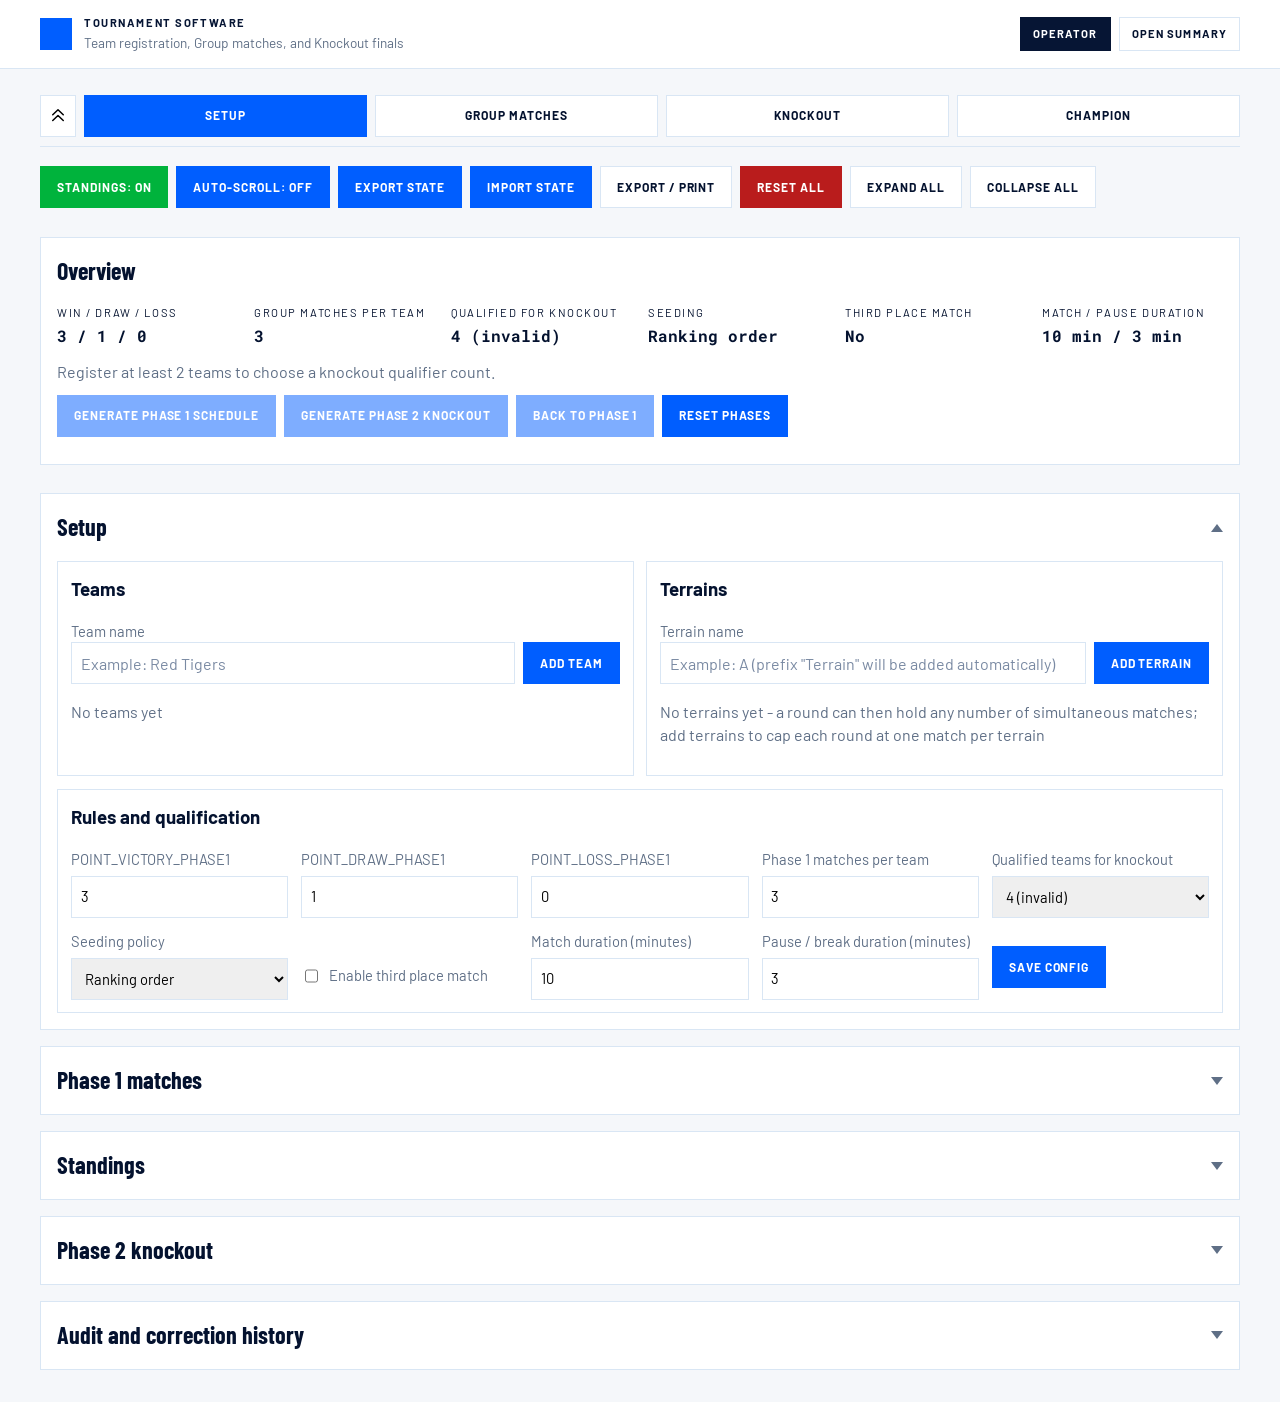
<file: index.html>
<!DOCTYPE html>
<html lang="en">
<head>
    <meta charset="UTF-8">
    <meta name="viewport" content="width=device-width, initial-scale=1.0">
    <title>Tournament Software</title>
    <link rel="icon" type="image/svg+xml" href="./assets/logo_charneux.svg">
    <link rel="stylesheet" href="./css/style.css">
    <link rel="stylesheet" href="./css/page-tournament.css">
    <link rel="stylesheet" href="./css/print.css">
</head>
<body>
    <header class="app-header">
        <div class="app-header-inner">
            <div class="app-brand">
                <div class="app-logo-square" aria-hidden="true"></div>
                <div>
                    <p class="app-brand-title text-label">Tournament Software</p>
                    <p class="app-brand-subtitle">Team registration, Group matches, and Knockout finals</p>
                </div>
            </div>
            <nav class="app-nav">
                <span class="app-nav-active">Operator</span>
                <a class="app-nav-link" href="./summary.html">Open Summary</a>
            </nav>
        </div>
    </header>

    <main class="app-main" id="app-root">
        <div class="progress-bar" id="progress-bar"></div>

        <div class="operator-toolbar">
            <button id="btn-toggle-summary-standings" type="button" class="secondary toggle-on">Standings: ON</button>
            <button id="btn-toggle-summary-scroll" type="button" class="secondary toggle-off">Auto-scroll: OFF</button>
            <button id="btn-export-state" type="button">Export state</button>
            <button id="btn-import-state" type="button">Import state</button>
            <button id="btn-export-print" type="button" class="secondary">Export / Print</button>
            <button id="btn-reset-state" type="button" class="danger">Reset all</button>
            <button id="btn-expand-all" type="button" class="secondary">Expand all</button>
            <button id="btn-collapse-all" type="button" class="secondary">Collapse all</button>
        </div>

        <div class="panel export-print-panel" id="export-print-panel" hidden>
            <div class="grid-4">
                <label>
                    Content
                    <select id="export-print-content">
                        <option value="phase">Current phase</option>
                        <option value="standings">Standings table</option>
                    </select>
                </label>
                <label>
                    Paper size
                    <select id="export-print-paper">
                        <option value="A0">A0</option>
                        <option value="A1">A1</option>
                        <option value="A2">A2</option>
                        <option value="A3">A3</option>
                        <option value="A4" selected>A4</option>
                        <option value="A5">A5</option>
                    </select>
                </label>
                <button id="btn-export-print-generate" type="button">Print</button>
            </div>
        </div>

        <div class="card overview-card">
            <h2>Overview</h2>
            <div id="config-overview"></div>
            <div id="qualified-count-message" class="muted" role="status" hidden></div>
            <div class="button-row">
                <button id="btn-generate-phase1" type="button">Generate phase 1 schedule</button>
                <button id="btn-start-knockout" type="button">Generate phase 2 knockout</button>
                <button id="btn-back-to-phase1" type="button">Back to phase 1</button>
                <button id="btn-reset-phases" type="button">Reset phases</button>
            </div>
        </div>

        <details class="card" id="section-setup" data-section="setup">
            <summary class="card-summary">
                <h2 id="setup-title">Setup</h2>
                <span class="chevron" aria-hidden="true"></span>
            </summary>
            <div class="card-body">
            <div class="grid-2">
                <div class="panel">
                    <h3>Teams</h3>
                    <form id="form-add-team">
                        <label for="team-name">Team name</label>
                        <div class="inline-form">
                            <input id="team-name" name="team-name" type="text" maxlength="60" placeholder="Example: Red Tigers" autocomplete="organization" required>
                            <button type="submit">Add team</button>
                        </div>
                    </form>
                    <div id="teams-list"></div>
                </div>

                <div class="panel">
                    <h3>Terrains</h3>
                    <form id="form-add-terrain">
                        <label for="terrain-name">Terrain name</label>
                        <div class="inline-form">
                            <input id="terrain-name" name="terrain-name" type="text" maxlength="60" placeholder="Example: A (prefix &quot;Terrain&quot; will be added automatically)" autocomplete="off" required>
                            <button type="submit">Add terrain</button>
                        </div>
                    </form>
                    <div id="terrains-list"></div>
                </div>
            </div>

            <div class="panel">
                <h3>Rules and qualification</h3>
                <form id="form-config" class="grid-4">
                    <label>
                        POINT_VICTORY_PHASE1
                        <input id="cfg-win" type="number" step="1" min="0" placeholder="e.g. 3" required>
                    </label>
                    <label>
                        POINT_DRAW_PHASE1
                        <input id="cfg-draw" type="number" step="1" min="0" placeholder="e.g. 1" required>
                    </label>
                    <label>
                        POINT_LOSS_PHASE1
                        <input id="cfg-loss" type="number" step="1" min="0" placeholder="e.g. 0" required>
                    </label>
                    <label>
                        Phase 1 matches per team
                        <input id="cfg-phase1-matches" type="number" step="1" min="1" placeholder="e.g. 5" required>
                    </label>
                    <label>
                        Qualified teams for knockout
                        <select id="cfg-qualified" required></select>
                    </label>
                    <label>
                        Seeding policy
                        <select id="cfg-seeding">
                            <option value="ranking">Ranking order</option>
                            <option value="random">Randomized</option>
                        </select>
                    </label>
                    <label class="checkbox-line">
                        <input id="cfg-third-place" type="checkbox">
                        Enable third place match
                    </label>
                    <label>
                        Match duration (minutes)
                        <input id="cfg-match-duration" type="number" step="1" min="1" placeholder="e.g. 10" required>
                    </label>
                    <label>
                        Pause / break duration (minutes)
                        <input id="cfg-pause-duration" type="number" step="1" min="1" placeholder="e.g. 3" required>
                    </label>
                    <div class="button-row">
                        <button type="submit">Save config</button>
                    </div>
                </form>
            </div>
            </div>
        </details>

        <details class="card" id="section-phase1" data-section="phase1">
            <summary class="card-summary">
                <h2 id="phase1-title">Phase 1 matches</h2>
                <span class="chevron" aria-hidden="true"></span>
            </summary>
            <div class="card-body">
            <div id="phase1-summary"></div>
            <div id="phase1-matches"></div>
            </div>
        </details>

        <details class="card" id="section-standings" data-section="standings">
            <summary class="card-summary">
                <h2 id="standings-title">Standings</h2>
                <span class="chevron" aria-hidden="true"></span>
            </summary>
            <div class="card-body">
            <div id="phase1-standings"></div>
            </div>
        </details>

        <details class="card" id="section-knockout" data-section="knockout">
            <summary class="card-summary">
                <h2 id="knockout-title">Phase 2 knockout</h2>
                <span class="chevron" aria-hidden="true"></span>
            </summary>
            <div class="card-body">
            <div id="knockout-summary"></div>
            <div id="knockout-rounds"></div>
            <div id="third-place-block"></div>
            <div id="champion-block"></div>
            </div>
        </details>

        <details class="card" id="section-audit" data-section="audit">
            <summary class="card-summary">
                <h2>Audit and correction history</h2>
                <span class="chevron" aria-hidden="true"></span>
            </summary>
            <div class="card-body">
            <div id="audit-log"></div>
            </div>
        </details>
    </main>

    <div id="print-root" aria-hidden="true"></div>

    <input id="import-state-input" type="file" accept="application/json" hidden>

    <script src="./js/state.js"></script>
    <script src="./js/timer.js"></script>
    <script src="./js/rules.js"></script>
    <script src="./js/scheduler.js"></script>
    <script src="./js/bracket.js"></script>
    <script src="./js/actions.js"></script>
    <script src="./js/render.js"></script>
    <script src="./js/main.js"></script>
</body>
</html>
</file>
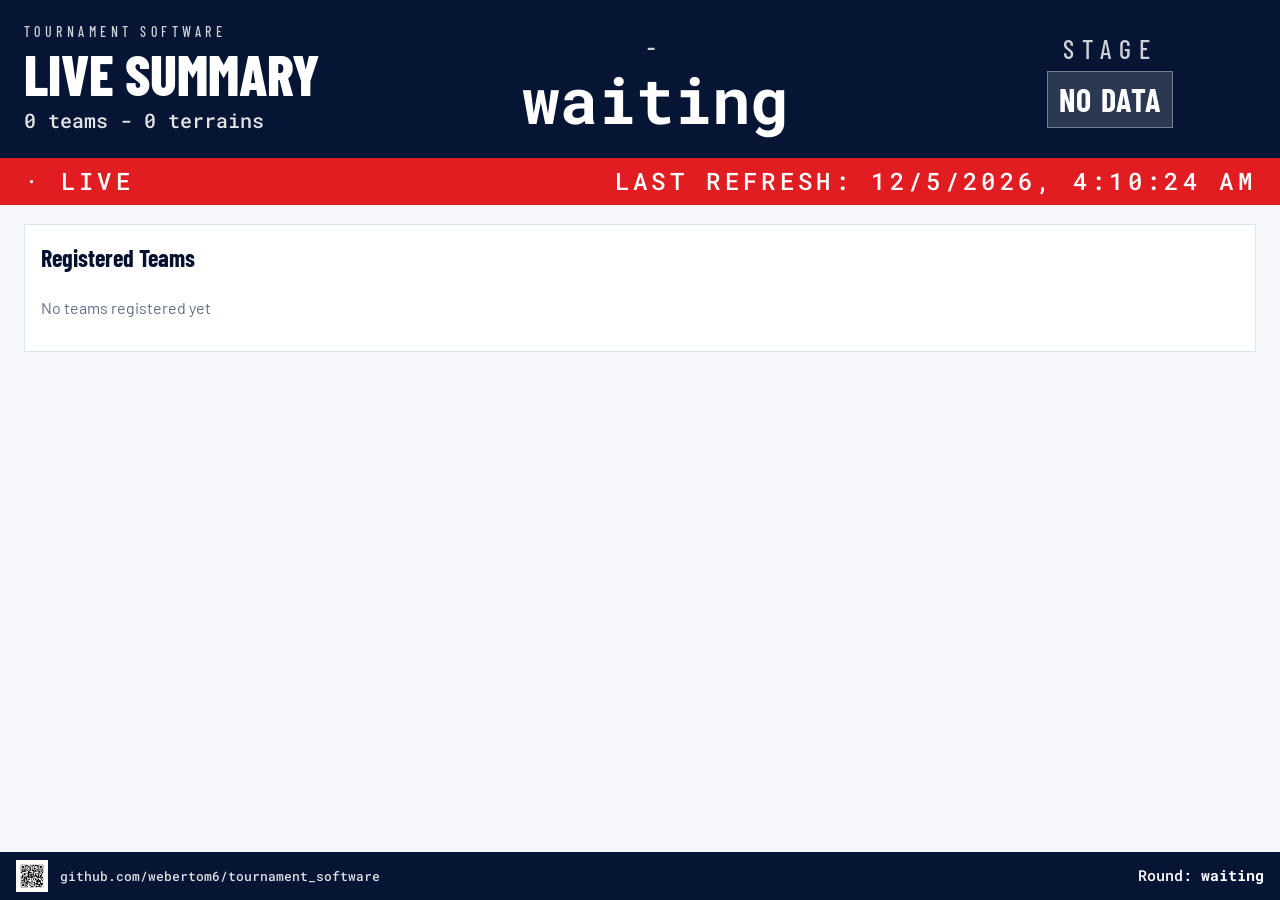
<file: summary.html>
<!DOCTYPE html>
<html lang="en">
<head>
    <meta charset="UTF-8">
    <meta name="viewport" content="width=device-width, initial-scale=1.0">
    <title>Tournament Summary</title>
    <link rel="icon" type="image/svg+xml" href="./assets/logo_charneux.svg">
    <link rel="stylesheet" href="./css/style.css">
    <link rel="stylesheet" href="./css/page-summary.css">
</head>
<body>
    <header class="summary-top-shell">
        <div class="summary-top-main">
            <div>
                <p class="summary-brand-small text-display">Tournament Software</p>
                <h1 class="summary-brand-title text-display">Live Summary</h1>
                <p id="summary-meta" class="summary-brand-meta text-mono">-</p>
            </div>
            <div class="summary-clock-wrap">
                <p id="summary-clock-label" class="summary-clock-label text-display">Round</p>
                <p id="summary-round-clock" class="summary-clock-value text-mono js-round-clock">--:--</p>
            </div>
            <div class="summary-clock-wrap">
                <p class="summary-clock-label text-display">Stage</p>
                <span id="summary-stage-pill" class="summary-stage-pill text-display">Setup</span>
            </div>
        </div>
        <div class="summary-live-strip">
            <div class="summary-live-inner">
                <p class="summary-live-left text-mono">· Live</p>
                <p id="summary-last-update" class="summary-live-right text-mono"></p>
            </div>
        </div>
    </header>

    <main class="summary-main">
        <section id="view-setup" class="summary-card" aria-labelledby="setup-title" hidden>
            <h2 id="setup-title">Registered Teams</h2>
            <div id="summary-teams-setup"></div>
        </section>

        <section id="view-phase1" class="summary-phase1-layout" hidden>
            <div class="summary-card summary-matches-card" aria-labelledby="phase1-title">
                <div class="summary-card-head">
                    <h2 id="phase1-title">Phase 1 - current round</h2>
                </div>
                <div id="summary-phase1"></div>
            </div>
            <div class="summary-card summary-standings-card" aria-labelledby="standings-title">
                <h2 id="standings-title">Standings</h2>
                <div id="summary-standings"></div>
            </div>
        </section>

        <section id="view-knockout" class="summary-card summary-card--bracket" aria-labelledby="knockout-title" hidden>
            <h2 id="knockout-title">Knockout</h2>
            <div id="summary-champion"></div>
            <div id="summary-bracket"></div>
        </section>
    </main>

    <footer class="summary-footer">
        <img class="summary-footer-qr" src="./assets/qr-repo.png" alt="scan to open the project repository">
        <span class="summary-footer-credit text-mono">github.com/webertom6/tournament_software</span>
        <span class="summary-footer-remaining text-mono">Round: <strong class="js-round-clock">--:--</strong></span>
    </footer>

    <script src="./js/rules.js"></script>
    <script src="./js/bracket.js"></script>
    <script src="./js/timer.js"></script>
    <script src="./js/summary.js"></script>
</body>
</html>
</file>
<file: css/style.css>
@font-face {
    font-family: "Barlow";
    src: url("../assets/fonts/barlow/Barlow-Regular.ttf") format("truetype");
    font-style: normal;
    font-weight: 400;
    font-display: swap;
}

@font-face {
    font-family: "Barlow";
    src: url("../assets/fonts/barlow/Barlow-Medium.ttf") format("truetype");
    font-style: normal;
    font-weight: 500;
    font-display: swap;
}

@font-face {
    font-family: "Barlow";
    src: url("../assets/fonts/barlow/Barlow-SemiBold.ttf") format("truetype");
    font-style: normal;
    font-weight: 600;
    font-display: swap;
}

@font-face {
    font-family: "Barlow";
    src: url("../assets/fonts/barlow/Barlow-Bold.ttf") format("truetype");
    font-style: normal;
    font-weight: 700;
    font-display: swap;
}

@font-face {
    font-family: "Barlow Condensed";
    src: url("../assets/fonts/barlow-condensed/BarlowCondensed-Medium.ttf") format("truetype");
    font-style: normal;
    font-weight: 500;
    font-display: swap;
}

@font-face {
    font-family: "Barlow Condensed";
    src: url("../assets/fonts/barlow-condensed/BarlowCondensed-SemiBold.ttf") format("truetype");
    font-style: normal;
    font-weight: 600;
    font-display: swap;
}

@font-face {
    font-family: "Barlow Condensed";
    src: url("../assets/fonts/barlow-condensed/BarlowCondensed-Bold.ttf") format("truetype");
    font-style: normal;
    font-weight: 700;
    font-display: swap;
}

@font-face {
    font-family: "Barlow Condensed";
    src: url("../assets/fonts/barlow-condensed/BarlowCondensed-ExtraBold.ttf") format("truetype");
    font-style: normal;
    font-weight: 800;
    font-display: swap;
}

@font-face {
    font-family: "Roboto Mono";
    src: url("../assets/fonts/roboto-mono/RobotoMono-Medium.ttf") format("truetype");
    font-style: normal;
    font-weight: 500;
    font-display: swap;
}

@font-face {
    font-family: "Roboto Mono";
    src: url("../assets/fonts/roboto-mono/RobotoMono-Bold.ttf") format("truetype");
    font-style: normal;
    font-weight: 700;
    font-display: swap;
}

:root {
    --font-body: "Barlow", system-ui, sans-serif;
    --font-display: "Barlow Condensed", sans-serif;
    --font-mono: "Roboto Mono", ui-monospace, SFMono-Regular, Menlo, monospace;
    --bg: #f5f7fa;
    --surface: #ffffff;
    --navy: #061534;
    --text: #04122f;
    --muted: #5f6f86;
    --brand: #005eff;
    --border: #d9e6f4;
    --ok: #00b33c;
    --warn: #b45309;
    --danger: #b91c1c;
    --red: #e11d22;
    --purple: #8b35ff;
    --qualified-bg: #d3f3de;
    --best-bg: #dcc8ff;
}

* {
    box-sizing: border-box;
}

[hidden] {
    display: none !important;
}

body {
    margin: 0;
    font-family: var(--font-body);
    background: var(--bg);
    color: var(--text);
    line-height: 1.45;
}

h1, h2, h3 {
    margin-top: 0;
}

.card h2,
.summary-card h2,
th {
    font-family: var(--font-display);
}

.text-display {
    font-family: var(--font-display);
}

.text-mono {
    font-family: var(--font-mono);
}

.text-label {
    text-transform: uppercase;
    letter-spacing: 0.14em;
    font-size: 0.7rem;
}

button,
input,
select {
    font: inherit;
    min-height: 42px;
    border-radius: 0;
}

button {
    cursor: pointer;
    border: 1px solid var(--brand);
    background: var(--brand);
    color: #fff;
    padding: 0.65rem 1rem;
    font-size: 0.75rem;
    font-weight: 700;
    letter-spacing: 0.08em;
    text-transform: uppercase;
}

button:not(:disabled):hover {
    filter: brightness(0.88);
}

button:not(:disabled):active {
    filter: brightness(0.75);
    transform: scale(0.97);
}

button.secondary {
    background: #fff;
    border-color: var(--border);
    color: var(--text);
}

button.secondary.toggle-on {
    background: var(--ok);
    border-color: var(--ok);
    color: #fff;
}

button.secondary.toggle-off {
    background: var(--brand);
    border-color: var(--brand);
    color: #fff;
}

button.important {
    background: var(--red);
    border-color: var(--red);
}

button.danger {
    background: var(--danger);
    border-color: var(--danger);
}

button.reopen {
    background: rgba(139, 53, 255, 0.12);
    border-color: rgba(139, 53, 255, 0.4);
    color: var(--purple);
}

button.timer-action {
    background: rgba(180, 83, 9, 0.12);
    border-color: rgba(180, 83, 9, 0.4);
    color: var(--warn);
}

/* keep the pause/resume row the same height regardless of which button (or none) is shown */
.match-timer button {
    min-height: 0;
    padding: 0.3rem 0.55rem;
    font-size: 0.7rem;
}

button:disabled {
    opacity: 0.5;
    cursor: not-allowed;
}

input:disabled,
select:disabled {
    opacity: 0.5;
    cursor: not-allowed;
    background: #eef1f6;
}

input,
select {
    border: 1px solid var(--border);
    padding: 0.45rem 0.55rem;
    width: 100%;
}

input::placeholder {
    color: #7a8aa3;
}

label {
    display: grid;
    gap: 0.35rem;
    color: var(--muted);
    font-size: 0.92rem;
}

table {
    width: 100%;
    border-collapse: collapse;
}

th,
td {
    border-bottom: 1px solid var(--border);
    padding: 0.5rem;
    text-align: left;
    vertical-align: middle;
}

table:not(.print-table) tbody tr:hover > td {
    background: #eef1f6;
}

table:not(.print-table) tbody tr:hover > td.standings-qualified {
    background: color-mix(in srgb, var(--qualified-bg) 88%, var(--text));
}

table:not(.print-table) tbody tr:hover > td.stat-best {
    background: color-mix(in srgb, var(--best-bg) 88%, var(--text));
}

/* numbers centered in their cells, team names stay left-aligned for scanning
   table.x selector outranks print.css's .print-table td, which loads later */
table.standings-table th,
table.standings-table td {
    text-align: center;
    font-variant-numeric: tabular-nums;
}

table.standings-table th:nth-child(2),
table.standings-table td:nth-child(2) {
    text-align: left;
}

/* standings cell shading: backgrounds rather than text color so the signal survives a
   B&W printout - the two tints sit at clearly different grey levels (green ~83% luminance,
   purple ~64%) so qualified cells and best-stat cells stay distinguishable without color */
.standings-qualified {
    background: var(--qualified-bg);
}

.stat-best {
    background: var(--best-bg);
    font-weight: 700;
}

.standings-qualified,
.stat-best {
    -webkit-print-color-adjust: exact;
    print-color-adjust: exact;
}

/* screen tables have no vertical rules, so neighbouring best cells would fuse into one
   slab - a surface-colored side border keeps each award readable as its own cell */
table:not(.print-table) .stat-best {
    border-left: 2px solid var(--surface);
    border-right: 2px solid var(--surface);
}

th {
    color: var(--muted);
    font-weight: 600;
    font-size: 0.9rem;
}

.muted {
    color: var(--muted);
}

.team-picker {
    position: relative;
    min-width: 0;
}

.team-picker input {
    width: 100%;
    padding-right: 36px;
}

.team-picker-toggle {
    position: absolute;
    top: 1px;
    right: 1px;
    bottom: 1px;
    width: 32px;
    min-height: 0;
    padding: 0;
    border: 0;
    background: transparent;
    color: #000;
    display: flex;
    align-items: center;
    justify-content: center;
}

.team-picker-toggle:hover:not(:disabled) {
    background: var(--bg);
    color: #000;
}

.team-picker-toggle:disabled {
    background: transparent;
}

.team-picker:has(input[aria-expanded="true"]) {
    z-index: 10;
}

.team-options {
    position: absolute;
    top: 100%;
    left: 0;
    right: 0;
    max-height: 240px;
    overflow-y: auto;
    border: 1px solid var(--border);
    background: var(--surface);
    box-shadow: 0 8px 20px rgba(4, 18, 47, 0.16);
}

.team-options[hidden] {
    display: none;
}

.team-option,
.team-no-results {
    padding: 0.55rem;
    overflow-wrap: anywhere;
}

.team-option {
    cursor: pointer;
}

.team-option:hover,
.team-option[aria-selected="true"] {
    background: var(--brand);
    color: #fff;
}

.team-no-results {
    margin: 0;
}

.rank {
    color: var(--brand);
    font-weight: 700;
}

.table-wrap {
    overflow-x: auto;
}

.status-pill {
    display: inline-block;
    padding: 0.1rem 0.45rem;
    font-size: 0.75rem;
    border: 1px solid var(--border);
    background: #f9fafb;
}

.status-pill.completed {
    color: var(--ok);
    border-color: #b9e8cb;
    background: #f0fff4;
}

.status-pill.scheduled {
    color: var(--warn);
    border-color: #f0ddb6;
    background: #fffbeb;
}

.status-pill.current {
    color: #fff;
    border-color: var(--brand);
    background: var(--brand);
}

.status-pill.upcoming {
    color: var(--muted);
    border-color: var(--border);
    background: #f5f7fa;
}
</file>
<file: css/page-tournament.css>
.app-header {
    background: var(--surface);
    border-bottom: 1px solid var(--border);
}

.app-header-inner {
    width: min(1200px, calc(100% - 2rem));
    margin: 0 auto;
    min-height: 68px;
    display: flex;
    align-items: center;
    justify-content: space-between;
    flex-wrap: wrap;
    gap: 1rem;
    padding: 0.75rem 0;
}

.app-brand {
    display: flex;
    align-items: center;
    gap: 0.75rem;
}

.app-logo-square {
    width: 32px;
    height: 32px;
    background: var(--brand);
    flex: none;
}

.app-brand-title {
    margin: 0;
    color: var(--navy);
    font-weight: 700;
}

.app-brand-subtitle {
    margin: 0.15rem 0 0;
    color: var(--muted);
    font-size: 0.85rem;
}

.app-nav {
    display: flex;
    align-items: center;
    gap: 0.5rem;
}

.app-nav-active,
.app-nav-link {
    display: inline-flex;
    align-items: center;
    justify-content: center;
    min-height: 34px;
    padding: 0 0.75rem;
    font-size: 0.7rem;
    font-weight: 700;
    letter-spacing: 0.1em;
    text-transform: uppercase;
    text-decoration: none;
}

.app-nav-active {
    background: var(--navy);
    border: 1px solid var(--navy);
    color: #fff;
}

.app-nav-link {
    background: var(--surface);
    border: 1px solid var(--border);
    color: var(--text);
}

.app-nav-link:hover {
    background: var(--bg);
}

@media (max-width: 480px) {
    .app-header-inner {
        padding: 0.65rem 0;
    }

    .app-nav {
        width: 100%;
    }

    .app-nav-link {
        flex: 1;
    }
}

.app-main {
    width: min(1200px, calc(100% - 2rem));
    margin: 1rem auto 2rem;
    display: grid;
    gap: 1rem;
}

.card {
    background: var(--surface);
    border: 1px solid var(--border);
    padding: 1rem;
}

.operator-toolbar {
    display: flex;
    flex-wrap: wrap;
    gap: 0.5rem;
    margin-bottom: 0.8rem;
}

.export-print-panel {
    margin-bottom: 0.8rem;
}

.progress-bar {
    position: sticky;
    top: 0;
    z-index: 10;
    display: flex;
    gap: 0.5rem;
    background: var(--bg);
    padding: 0.6rem 0;
    margin-bottom: 0.2rem;
    border-bottom: 1px solid var(--border);
}

.progress-step {
    flex: 1 1 0;
    border: 1px solid var(--border);
    background: var(--surface);
    color: var(--text);
    padding: 0.5rem 0.75rem;
    font-size: 0.75rem;
    font-weight: 700;
    letter-spacing: 0.08em;
    text-transform: uppercase;
    text-align: center;
    cursor: pointer;
}

.progress-step:hover {
    filter: brightness(0.96);
}

.progress-step--current {
    background: var(--brand);
    border-color: var(--brand);
    color: #fff;
}

.progress-back-to-top {
    flex: 0 0 auto;
    display: flex;
    align-items: center;
    justify-content: center;
    border: 1px solid var(--border);
    background: var(--surface);
    color: var(--muted);
    padding: 0.5rem;
    cursor: pointer;
}

.progress-back-to-top img {
    width: 1.1rem;
    height: 1.1rem;
    display: block;
}

.progress-back-to-top:hover {
    color: var(--text);
    border-color: var(--muted);
}

.overview-card {
    margin-bottom: 0.8rem;
}

.overview-card h2 {
    margin-bottom: 0.6rem;
}

.overview-grid {
    display: grid;
    grid-template-columns: repeat(auto-fit, minmax(180px, 1fr));
    gap: 0.6rem 1rem;
    margin-bottom: 0.8rem;
}

.overview-grid strong {
    display: block;
    font-family: var(--font-mono);
    margin-top: 0.15rem;
}

.card-summary {
    list-style: none;
    cursor: pointer;
    display: flex;
    align-items: center;
    justify-content: space-between;
    gap: 1rem;
}

.card-summary::-webkit-details-marker {
    display: none;
}

.card-summary h2 {
    margin: 0;
}

.card-summary .chevron,
.round-summary .chevron {
    flex: 0 0 auto;
    width: 0;
    height: 0;
    border-left: 6px solid transparent;
    border-right: 6px solid transparent;
    border-top: 8px solid var(--muted);
    transition: transform 0.15s ease;
    margin-left: auto;
}

details[open] > summary .chevron {
    transform: rotate(180deg);
}

.card-body {
    margin-top: 1rem;
}

.panel {
    border: 1px solid var(--border);
    padding: 0.8rem;
}

.grid-2 {
    display: grid;
    grid-template-columns: repeat(auto-fit, minmax(280px, 1fr));
    gap: 0.8rem;
    margin-bottom: 0.8rem;
}

.grid-4 {
    display: grid;
    grid-template-columns: repeat(auto-fit, minmax(190px, 1fr));
    gap: 0.8rem;
    align-items: end;
}

.inline-form {
    display: grid;
    grid-template-columns: minmax(0, 1fr) auto;
    gap: 0.5rem;
    margin-bottom: 0.8rem;
}

.button-row {
    display: flex;
    flex-wrap: wrap;
    gap: 0.5rem;
    margin-top: 0.7rem;
    margin-bottom: 0.7rem;
}

.list-rows {
    display: grid;
    gap: 0.4rem;
    margin-top: 0.6rem;
}

.list-row {
    display: grid;
    grid-template-columns: minmax(0, 1fr) auto;
    gap: 0.45rem;
    align-items: center;
    border: 1px solid var(--border);
    padding: 0.5rem 0.65rem;
}

.list-row span {
    overflow-wrap: anywhere;
}

.checkbox-line {
    display: flex;
    align-items: center;
    gap: 0.5rem;
}

.checkbox-line input[type="checkbox"] {
    width: auto;
}

.round-stack {
    display: flex;
    flex-direction: column;
    gap: 0.6rem;
}

.round-card {
    border: 1px solid var(--border);
    padding: 0.8rem;
    min-width: 0;
}

.round-card--current {
    border-color: var(--brand);
    box-shadow: 0 0 0 3px rgba(0, 94, 255, 0.15);
}

.round-summary {
    list-style: none;
    cursor: pointer;
    display: flex;
    flex-wrap: wrap;
    align-items: center;
    gap: 0.6rem;
}

.round-summary::-webkit-details-marker {
    display: none;
}

.round-summary h3 {
    margin: 0;
}

.round-card[open] > .round-summary {
    margin-bottom: 0.5rem;
}

.round-body {
    display: flex;
    flex-direction: column;
    gap: 0.5rem;
}

.round-head {
    display: flex;
    flex-wrap: wrap;
    justify-content: space-between;
    align-items: center;
    gap: 0.5rem;
    margin-bottom: 0.5rem;
}

.round-timer-controls {
    display: flex;
    align-items: center;
    gap: 0.4rem;
}

.round-clock {
    font-variant-numeric: tabular-nums;
    font-weight: 600;
}

.match-row-scroller {
    display: flex;
    flex-wrap: wrap;
    align-items: flex-start;
    gap: 0.6rem;
}

.match-card {
    border: 1px solid var(--border);
    padding: 0.65rem;
    flex: 1 1 260px;
    min-width: 240px;
}

.match-timer {
    display: flex;
    flex-wrap: wrap;
    align-items: center;
    gap: 0.5rem;
    margin-bottom: 0.45rem;
}

.match-clock {
    font-variant-numeric: tabular-nums;
    font-weight: 600;
}

.match-clock.overtime {
    color: var(--danger);
}

.break-clock {
    color: var(--warn);
}

.match-head {
    display: flex;
    justify-content: space-between;
    align-items: center;
    margin-bottom: 0.45rem;
    gap: 0.5rem;
}

.match-head span:first-child {
    min-width: 0;
    overflow-wrap: anywhere;
}

.match-row {
    display: flex;
    flex-wrap: wrap;
    gap: 0.4rem;
    align-items: center;
    min-width: 0;
}

.match-row input {
    flex: 1 1 110px;
    min-width: 0;
    width: auto;
}

.match-row button {
    flex: 1 1 140px;
    white-space: nowrap;
    min-width: 0;
}

.match-teams {
    display: flex;
    flex-wrap: wrap;
    gap: 0.4rem;
    align-items: center;
    margin-bottom: 0.5rem;
}

.match-teams .team-picker {
    flex: 1 1 140px;
    min-width: 0;
}

.match-teams .vs-label {
    color: var(--muted);
    font-size: 0.85rem;
}

.match-teams-static {
    display: flex;
    flex-direction: column;
    gap: 0.15rem;
    margin-bottom: 0.5rem;
}

.match-teams-static .team-line {
    white-space: nowrap;
    overflow: hidden;
    text-overflow: ellipsis;
}

.match-teams-static .vs-label {
    color: var(--muted);
    font-size: 0.85rem;
    margin-right: 0.3rem;
}

#phase1-standings {
    overflow-x: auto;
}

.champion-box {
    border: 1px solid #b9e8cb;
    background: #f0fff4;
    padding: 0.8rem;
    margin-top: 0.7rem;
}

.audit-items {
    display: grid;
    gap: 0.45rem;
}

.audit-item {
    border: 1px solid var(--border);
    padding: 0.55rem 0.65rem;
    background: #fff;
}

.audit-item time {
    color: var(--muted);
    font-size: 0.83rem;
    display: block;
}

@media (max-width: 740px) {
    .inline-form {
        grid-template-columns: 1fr;
    }

    .list-row {
        grid-template-columns: 1fr;
    }

    .list-row button {
        width: 100%;
    }

    .match-row {
        flex-direction: column;
        align-items: stretch;
    }

    .match-row input,
    .match-row button {
        width: 100%;
        flex: 1 1 auto;
    }
}
</file>
<file: css/print.css>
/* print-only output: same family as page-summary.css (navy text, condensed display
   headings, thin hairline rules) but no live strip/timer/full-color banner - this is
   read on paper by a table with no screen, so it favors low ink use over screen drama */

#print-root {
    display: none;
}

@media print {
    body > *:not(#print-root) {
        display: none !important;
    }

    #print-root {
        display: block !important;
    }
}

.print-page {
    padding: 10mm;
    background: #fff;
    color: var(--text);
    font-family: var(--font-body);
}

.print-banner {
    display: flex;
    align-items: flex-end;
    justify-content: space-between;
    gap: 1rem;
    border-bottom: 2px solid var(--navy);
    padding-bottom: 0.5rem;
    margin-bottom: 1rem;
}

.print-brand-small {
    margin: 0;
    color: var(--muted);
    font-size: 0.75rem;
    font-weight: 700;
    letter-spacing: 0.28em;
    text-transform: uppercase;
}

.print-title {
    margin: 0.15rem 0 0;
    font-family: var(--font-display);
    color: var(--navy);
    font-weight: 800;
    font-size: 2.6rem;
    line-height: 0.95;
    text-transform: uppercase;
}

.print-meta {
    margin: 0.3rem 0 0;
    color: var(--muted);
    font-size: 0.85rem;
}

.print-status-pill {
    flex: none;
    padding: 0.3rem 0.8rem;
    font-size: 0.8rem;
    font-weight: 700;
    letter-spacing: 0.08em;
    text-transform: uppercase;
    border: 1px solid var(--border);
}

.print-status-pill.current {
    color: #fff;
    background: var(--brand);
    border-color: var(--brand);
}

.print-status-pill.completed {
    color: var(--ok);
    border-color: #b9e8cb;
    background: #f0fff4;
}

.print-empty {
    color: var(--muted);
}

.print-chip-grid {
    display: flex;
    flex-wrap: wrap;
    gap: 0.5rem;
}

.print-chip {
    border: 1px solid var(--navy);
    color: var(--navy);
    padding: 0.35rem 0.75rem;
    font-family: var(--font-display);
    font-weight: 700;
    text-transform: uppercase;
    letter-spacing: 0.03em;
}

.print-round-section {
    margin-bottom: 1.2rem;
}

.print-round-section h2 {
    margin: 0 0 0.5rem;
    font-family: var(--font-display);
    color: var(--navy);
    font-size: 1.3rem;
    text-transform: uppercase;
    border-bottom: 1px solid var(--border);
    padding-bottom: 0.25rem;
    break-after: avoid;
    page-break-after: avoid;
}

.print-match-grid {
    display: grid;
    grid-template-columns: repeat(auto-fit, minmax(200px, 1fr));
    gap: 0.6rem;
}

.print-match {
    border: 1px solid var(--border);
    padding: 0.5rem 0.65rem;
    break-inside: avoid;
    page-break-inside: avoid;
}

.print-match-teams {
    margin: 0;
    font-weight: 700;
    color: var(--text);
}

.print-vs {
    color: var(--muted);
    font-weight: 400;
    text-transform: uppercase;
    font-size: 0.75rem;
}

.print-match-score {
    margin: 0.2rem 0 0;
    font-family: var(--font-mono);
    font-weight: 700;
}

.print-match-terrain {
    margin: 0.2rem 0 0;
    color: var(--muted);
    font-size: 0.8rem;
}

.print-match--blank .print-match-teams--blank {
    display: flex;
    align-items: baseline;
    gap: 0.4rem;
}

.print-blank-line {
    flex: 1 1 0;
    display: inline-block;
    height: 1.1em;
    border-bottom: 1px solid var(--navy);
}

.print-match-score--blank {
    display: flex;
    align-items: baseline;
    gap: 0.3rem;
    font-family: var(--font-mono);
}

.print-blank-score {
    display: inline-block;
    width: 1.6em;
    height: 1em;
    border-bottom: 1px solid var(--navy);
}

.print-table {
    width: 100%;
    border-collapse: collapse;
}

.print-table th,
.print-table td {
    border: 1px solid var(--border);
    padding: 0.25rem 0.35rem;
    text-align: left;
    font-size: 0.75rem;
}

.print-table th {
    font-family: var(--font-display);
    text-transform: uppercase;
    color: var(--navy);
    background: #fff;
}
</file>
<file: css/page-summary.css>
.summary-top-shell {
    background: var(--navy);
    color: #fff;
}

.summary-top-main {
    width: min(1800px, calc(100% - 3rem));
    margin: 0 auto;
    display: grid;
    grid-template-columns: 1.1fr 2fr 1fr;
    gap: 1.2rem;
    align-items: center;
    padding: 1.4rem 0;
}

.summary-brand-small {
    margin: 0 0 0.2rem;
    font-size: 0.875rem;
    letter-spacing: 0.32em;
    text-transform: uppercase;
    opacity: 0.8;
}

.summary-brand-title {
    margin: 0.25rem 0 0;
    font-size: 3.5rem;
    font-weight: 800;
    line-height: 0.95;
    text-transform: uppercase;
}

.summary-brand-meta {
    margin: 0.4rem 0 0;
    font-size: 1.25rem;
    opacity: 0.88;
}

.summary-clock-wrap {
    text-align: center;
}

.summary-clock-label {
    margin: 0 0 0.25rem;
    font-size: 1.625rem;
    letter-spacing: 0.3em;
    text-transform: uppercase;
    opacity: 0.8;
}

.summary-clock-value {
    margin: 0;
    font-size: 4rem;
    font-weight: 700;
    line-height: 0.95;
}

.summary-stage-pill {
    display: inline-block;
    margin: 0;
    padding: 0.25rem 0.65rem;
    background: rgba(255, 255, 255, 0.15);
    border: 1px solid rgba(255, 255, 255, 0.35);
    font-size: 2rem;
    font-weight: 700;
    letter-spacing: 0.05em;
    text-transform: uppercase;
}

.summary-live-strip {
    background: var(--red);
}

.summary-live-inner {
    width: min(1800px, calc(100% - 3rem));
    margin: 0 auto;
    display: flex;
    align-items: center;
    justify-content: space-between;
    gap: 0.6rem;
    padding: 0.4rem 0;
}

.summary-live-left,
.summary-live-right {
    margin: 0;
    font-size: 1.5rem;
    letter-spacing: 0.18em;
    text-transform: uppercase;
}

.summary-main {
    width: min(1800px, calc(100% - 3rem));
    margin: 1.2rem auto 2rem;
    display: grid;
    gap: 1rem;
    padding-bottom: 48px;
    min-width: 0;
}

.summary-footer {
    position: fixed;
    left: 0;
    right: 0;
    bottom: 0;
    z-index: 10;
    display: flex;
    align-items: center;
    gap: 12px;
    height: 48px;
    padding: 0 16px;
    background: var(--navy);
    color: #fff;
}

.summary-footer-qr {
    width: 32px;
    height: 32px;
    background: #fff;
    padding: 2px;
}

.summary-footer-credit {
    font-size: 13px;
    opacity: 0.85;
}

.summary-footer-remaining {
    margin-left: auto;
    font-size: 15px;
}

.summary-card {
    background: var(--surface);
    border: 1px solid var(--border);
    padding: 1rem;
}

.summary-round-grid {
    display: grid;
    grid-template-columns: repeat(auto-fit, minmax(min(100%, 260px), 1fr));
    gap: 0.8rem;
    min-width: 0;
}

.summary-phase1-rounds {
    display: grid;
    gap: 1.2rem;
}

.summary-round-block {
    border: 1px solid var(--border);
    background: var(--surface);
    padding: 0.9rem 1rem 1.1rem;
    min-width: 0;
}

.summary-round-block-head {
    display: flex;
    align-items: center;
    justify-content: space-between;
    flex-wrap: wrap;
    gap: 0.6rem;
    margin-bottom: 0.7rem;
}

.summary-round-block-head h3 {
    margin: 0;
    font-size: 1.6rem;
}

.summary-round-status {
    display: inline-block;
    padding: 0.25rem 0.75rem;
    font-size: 0.95rem;
    font-weight: 700;
    letter-spacing: 0.06em;
    text-transform: uppercase;
    border: 1px solid var(--border);
}

.summary-round-status.completed {
    color: var(--ok);
    border-color: #b9e8cb;
    background: #f0fff4;
}

.summary-round-status.current {
    color: #fff;
    border-color: var(--brand);
    background: var(--brand);
}

.summary-round-status.upcoming {
    color: var(--muted);
    border-color: var(--border);
    background: #f5f7fa;
}

/* current round gets the same brand-blue halo used for the active bracket round, so the
   two views read as one consistent "you are here" signal across the whole summary page */
.summary-round-block--current {
    border-color: var(--brand);
    box-shadow: 0 0 0 3px rgba(0, 94, 255, 0.15);
}

.summary-round-block--current .summary-round-block-head h3 {
    color: var(--brand);
}

.summary-round-block--completed {
    border-color: #cdeedb;
}

.summary-round-block--completed .summary-match {
    background: #fbfffc;
    border-color: #d9f0e2;
}

.summary-round-block--upcoming {
    background: #f9fafc;
}

.summary-round-block--upcoming .summary-round-block-head h3 {
    color: var(--muted);
}

.summary-round-block--upcoming .summary-match {
    background: #f9fafc;
}

.summary-match {
    border: 1px solid var(--border);
    padding: 0.6rem;
    margin-bottom: 0.55rem;
    background: #fff;
}

.summary-match p {
    margin: 0.3rem 0;
    font-size: 1.1rem;
}

.summary-match > p:first-child {
    font-size: 1.35rem;
    font-weight: 700;
}

.summary-match .text-mono {
    font-size: 1.25rem;
    font-weight: 700;
    color: var(--text);
}

.summary-match p.muted {
    color: var(--text);
    font-weight: 600;
}

.summary-terrain {
    display: inline-block;
    margin: 0.3rem 0 0;
    padding: 0.2rem 0.6rem;
    font-family: var(--font-display);
    font-size: 1.5rem;
    font-weight: 700;
    letter-spacing: 0.03em;
    color: var(--brand);
    border: 1px solid var(--brand);
    background: #eaf1ff;
}

.summary-empty {
    color: var(--muted);
}

.teams-setup-grid {
    display: grid;
    grid-template-columns: repeat(auto-fill, minmax(180px, 1fr));
    gap: 0.8rem;
}

.team-chip {
    display: block;
    border: 1px solid var(--border);
    background: #fff;
    padding: 0.9rem 1rem;
    text-align: center;
    font-size: 1.4rem;
    font-weight: 700;
}

.summary-phase1-layout {
    display: grid;
    grid-template-columns: 1fr;
    gap: 1rem;
    align-items: start;
    min-width: 0;
}

.summary-standings-card {
    min-width: 0;
}

.summary-matches-card {
    display: none;
}

.summary-phase1-layout.standings-hidden .summary-matches-card {
    display: block;
}

.summary-phase1-layout.standings-hidden .summary-standings-card {
    display: none;
}

.summary-card-head {
    display: flex;
    align-items: center;
    justify-content: space-between;
    flex-wrap: wrap;
    gap: 0.6rem;
}

.summary-card-head h2 {
    margin: 0;
}

.standings-columns {
    display: flex;
    flex-wrap: wrap;
    gap: 0.8rem;
    min-width: 0;
}

.standings-columns .table-wrap {
    flex: 1 1 220px;
    min-width: 0;
    max-width: 100%;
}

.standings-columns table {
    font-size: 1.1rem;
}

.standings-columns th {
    color: var(--text);
    font-weight: 700;
    font-size: 1.3rem;
}

.standings-columns td {
    font-weight: 600;
    font-size: inherit;
}

/* min-width:0 (not overflow:hidden) lets this grid item shrink to the track width instead
   of growing to the bracket tree's content size; overflow:hidden here previously did the
   same job but also broke position:sticky for .bracket-titles-sticky further down */
.summary-card--bracket {
    min-width: 0;
}

.bracket-scroll {
    display: flex;
    justify-content: safe center;
    overflow-x: auto;
    padding-bottom: 0.5rem;
}

/* sits outside .bracket-scroll so it can stick to the viewport - position:sticky breaks
   once nested inside an overflow-x:auto ancestor, so titles live in their own row instead
   and are kept in horizontal sync with the columns below via JS scroll mirroring */
.bracket-titles-sticky {
    position: sticky;
    top: 0;
    z-index: 6;
    display: flex;
    justify-content: safe center;
    overflow: hidden;
    background: #ffffff;
    color: #fff;
}

.bracket-titles-inner {
    display: flex;
    align-items: flex-start;
    gap: 0;
    padding: 0.5rem 0.5rem 0;
    background: #00399c;
    color: #fff;
}

/* width is set inline per-render (js/summary.js) to match one round-column's full
   period (longest team name + the .bracket-tree's 2.5rem gap), so touching title-cols
   line up with their match column below and their shared edge reads as a single
   divider instead of two borders with a gap between; min-width is just a floor */
.bracket-title-col {
    min-width: 240px;
    box-sizing: border-box;
    flex: none;
    text-align: center;
    padding: 0.3rem 0;
    font-size: 1rem;
    border-right: 1px solid #e7e8ea;
}

.bracket-title-col:first-child {
    border-left: 1px solid #e7e8ea;
}

.bracket-tree {
    display: flex;
    align-items: flex-start;
    gap: 2.5rem;
    padding: 0.5rem 0.5rem 1rem;
}

/* width is set inline per-render (js/summary.js), sized to the longest registered
   team name so .bracket-team never needs to truncate; min-width is just a floor */
.bracket-round {
    display: flex;
    flex-direction: column;
    min-width: 200px;
}

.bracket-round--current .bracket-match {
    border-color: var(--brand);
    box-shadow: 0 0 0 2px rgba(0, 94, 255, 0.15);
}

.bracket-round-body {
    position: relative;
}

/* matches and connectors use the stored source links, including compact bye rounds */
.bracket-match {
    position: absolute;
    left: 0;
    right: 0;
    transform: translateY(-50%);
    border: 1px solid var(--border);
    background: #fff;
    padding: 0.35rem 0.55rem;
}

.bracket-match--static {
    position: static;
    transform: none;
}

.bracket-connector {
    position: absolute;
    left: 100%;
    width: 1.5rem;
    box-sizing: border-box;
    border-top: 2px solid var(--border);
    border-bottom: 2px solid var(--border);
    border-right: 2px solid var(--border);
}

/* short horizontal tick from the connector's vertical bar into the next round's match */
.bracket-connector-tick {
    position: absolute;
    left: calc(100% + 1.5rem);
    width: 1rem;
    border-top: 2px solid var(--border);
    transform: translateY(-50%);
}

.bracket-team {
    margin: 0.1rem 0;
    font-size: 1.05rem;
    font-weight: 600;
    white-space: nowrap;
    overflow: hidden;
    text-overflow: ellipsis;
}

.bracket-match p.text-mono,
.bracket-match p.muted {
    margin: 0.1rem 0;
    font-size: 1rem;
}

.bracket-match p.text-mono {
    font-weight: 700;
}

.bracket-match p.muted {
    color: var(--text);
}

.bracket-match .summary-terrain {
    margin: 0.1rem 0;
    padding: 0.1rem 0.4rem;
    font-size: 1rem;
}

.bracket-champion {
    border: 2px solid var(--purple);
    color: var(--purple);
    padding: 0.8rem 1rem;
    margin-bottom: 0.8rem;
    text-align: center;
    font-size: 1.3rem;
    font-weight: 700;
}

.bracket-third-place {
    margin-top: 1rem;
    max-width: 220px;
}

@media (max-width: 767px) {
    .standings-columns {
        flex-direction: column;
    }

    .standings-columns .table-wrap {
        flex: 1 1 auto;
        width: 100%;
    }

    .summary-main {
        padding-bottom: 8rem;
    }

    .summary-footer {
        position: fixed;
        height: auto;
        flex-direction: column;
        gap: 0.45rem;
        padding: 0.75rem 1rem;
        text-align: center;
    }

    .summary-footer-credit {
        max-width: 100%;
        font-size: clamp(0.625rem, 3vw, 0.8125rem);
        overflow-wrap: anywhere;
    }

    .summary-footer-remaining {
        margin-left: 0;
        font-size: 0.875rem;
    }
}

@media (max-width: 900px) {
    .summary-top-main {
        grid-template-columns: 1fr;
        text-align: left;
        padding: 1rem 0;
    }

    .summary-clock-wrap {
        text-align: left;
    }

    .summary-live-inner {
        flex-wrap: wrap;
        gap: 0.2rem 0.6rem;
    }

    .summary-live-left,
    .summary-live-right {
        font-size: 1rem;
    }
}

@media (min-width: 2560px) {
    .summary-brand-small {
        font-size: 1.6rem;
    }

    .summary-brand-title {
        font-size: 5.5rem;
    }

    .summary-brand-meta {
        font-size: 1.8rem;
    }

    .summary-clock-label {
        font-size: 2rem;
    }

    .summary-clock-value,
    .summary-stage-pill {
        font-size: 4.5rem;
    }

    .summary-live-left,
    .summary-live-right {
        font-size: 1.8rem;
    }

    .summary-card h2 {
        font-size: 2.2rem;
    }

    .summary-match p {
        font-size: 1.6rem;
    }

    .summary-match > p:first-child {
        font-size: 1.9rem;
    }

    .summary-match .text-mono {
        font-size: 1.8rem;
    }

    .summary-terrain {
        font-size: 2.1rem;
    }

    .summary-round-block-head h3 {
        font-size: 2.1rem;
    }

    .summary-round-status {
        font-size: 1.3rem;
        padding: 0.35rem 1rem;
    }

    .team-chip {
        font-size: 2.2rem;
        padding: 1.3rem 1rem;
    }

    .standings-columns table {
        font-size: 1.6rem;
    }

    .bracket-title-col {
        font-size: 1.6rem;
    }

    .bracket-team {
        font-size: 1.7rem;
    }

    .bracket-match p.text-mono,
    .bracket-match p.muted {
        font-size: 1.5rem;
    }

    .bracket-champion {
        font-size: 2rem;
    }
}
</file>
